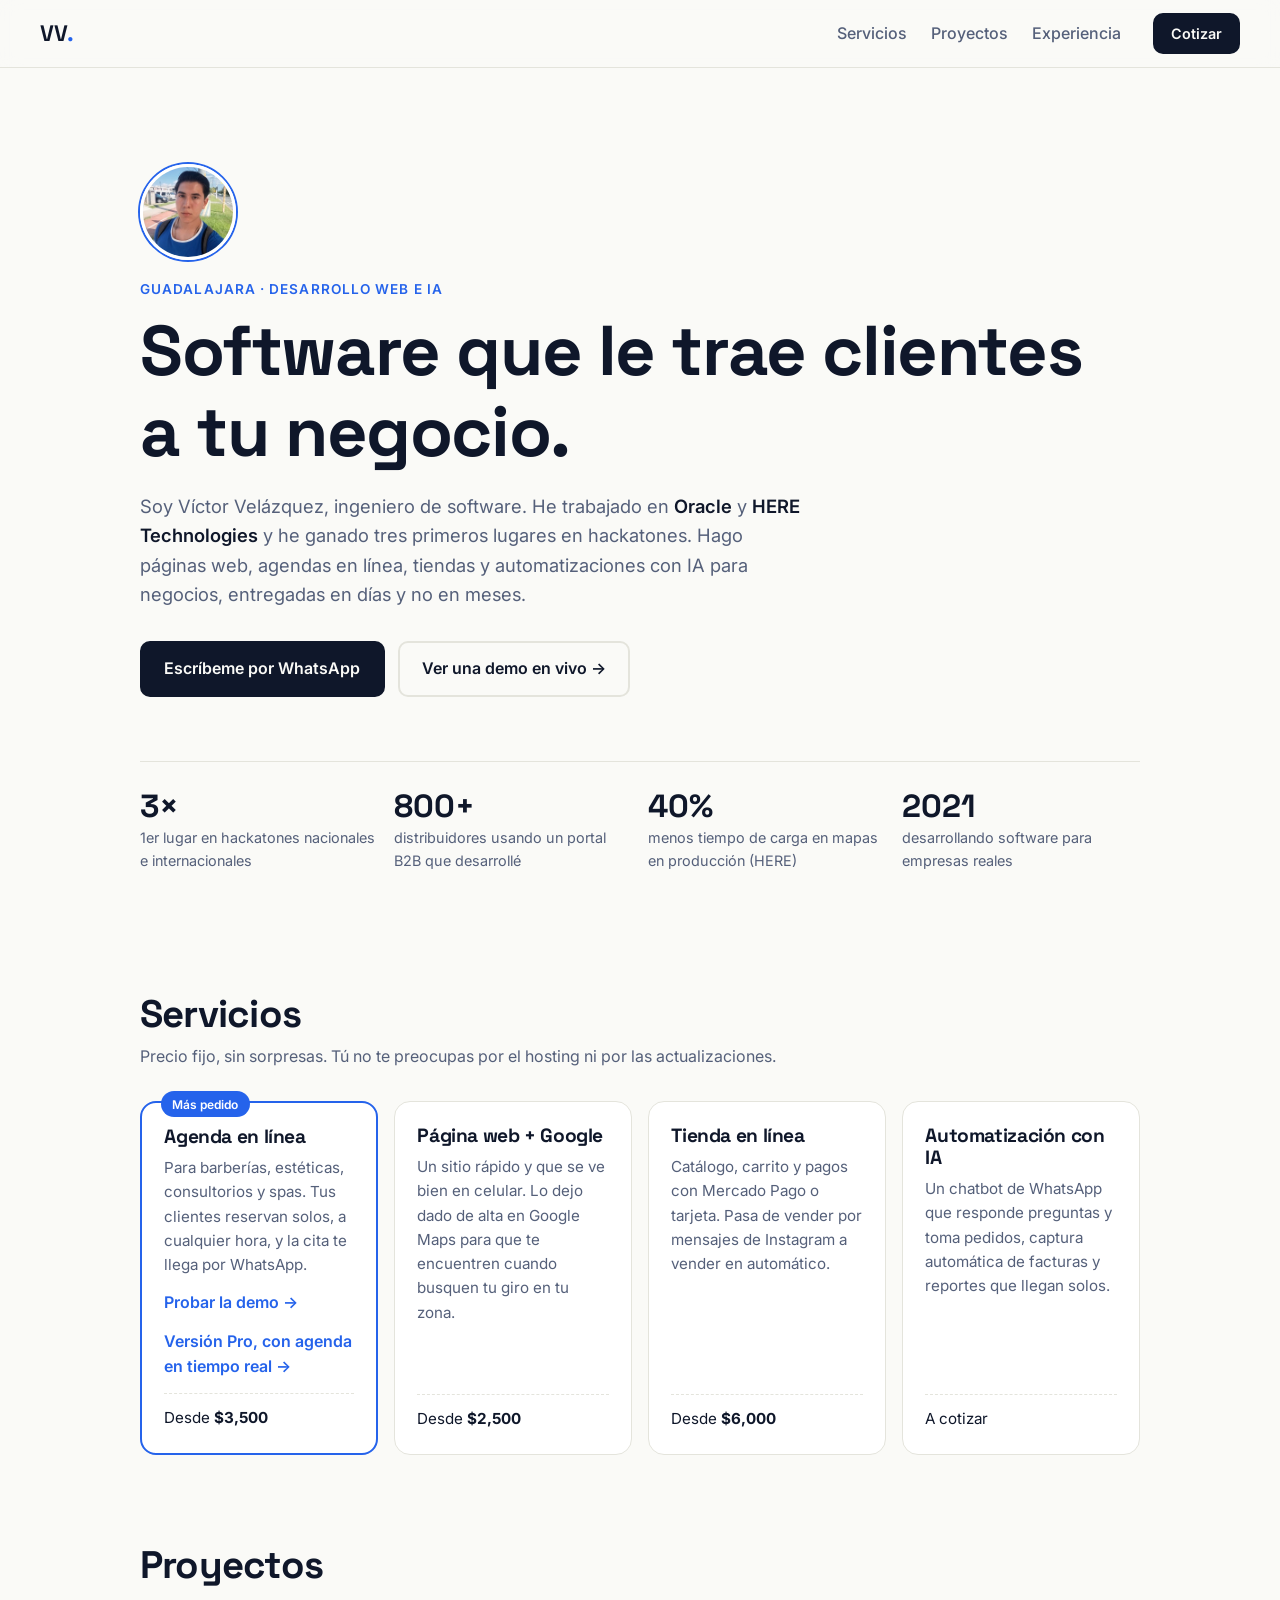
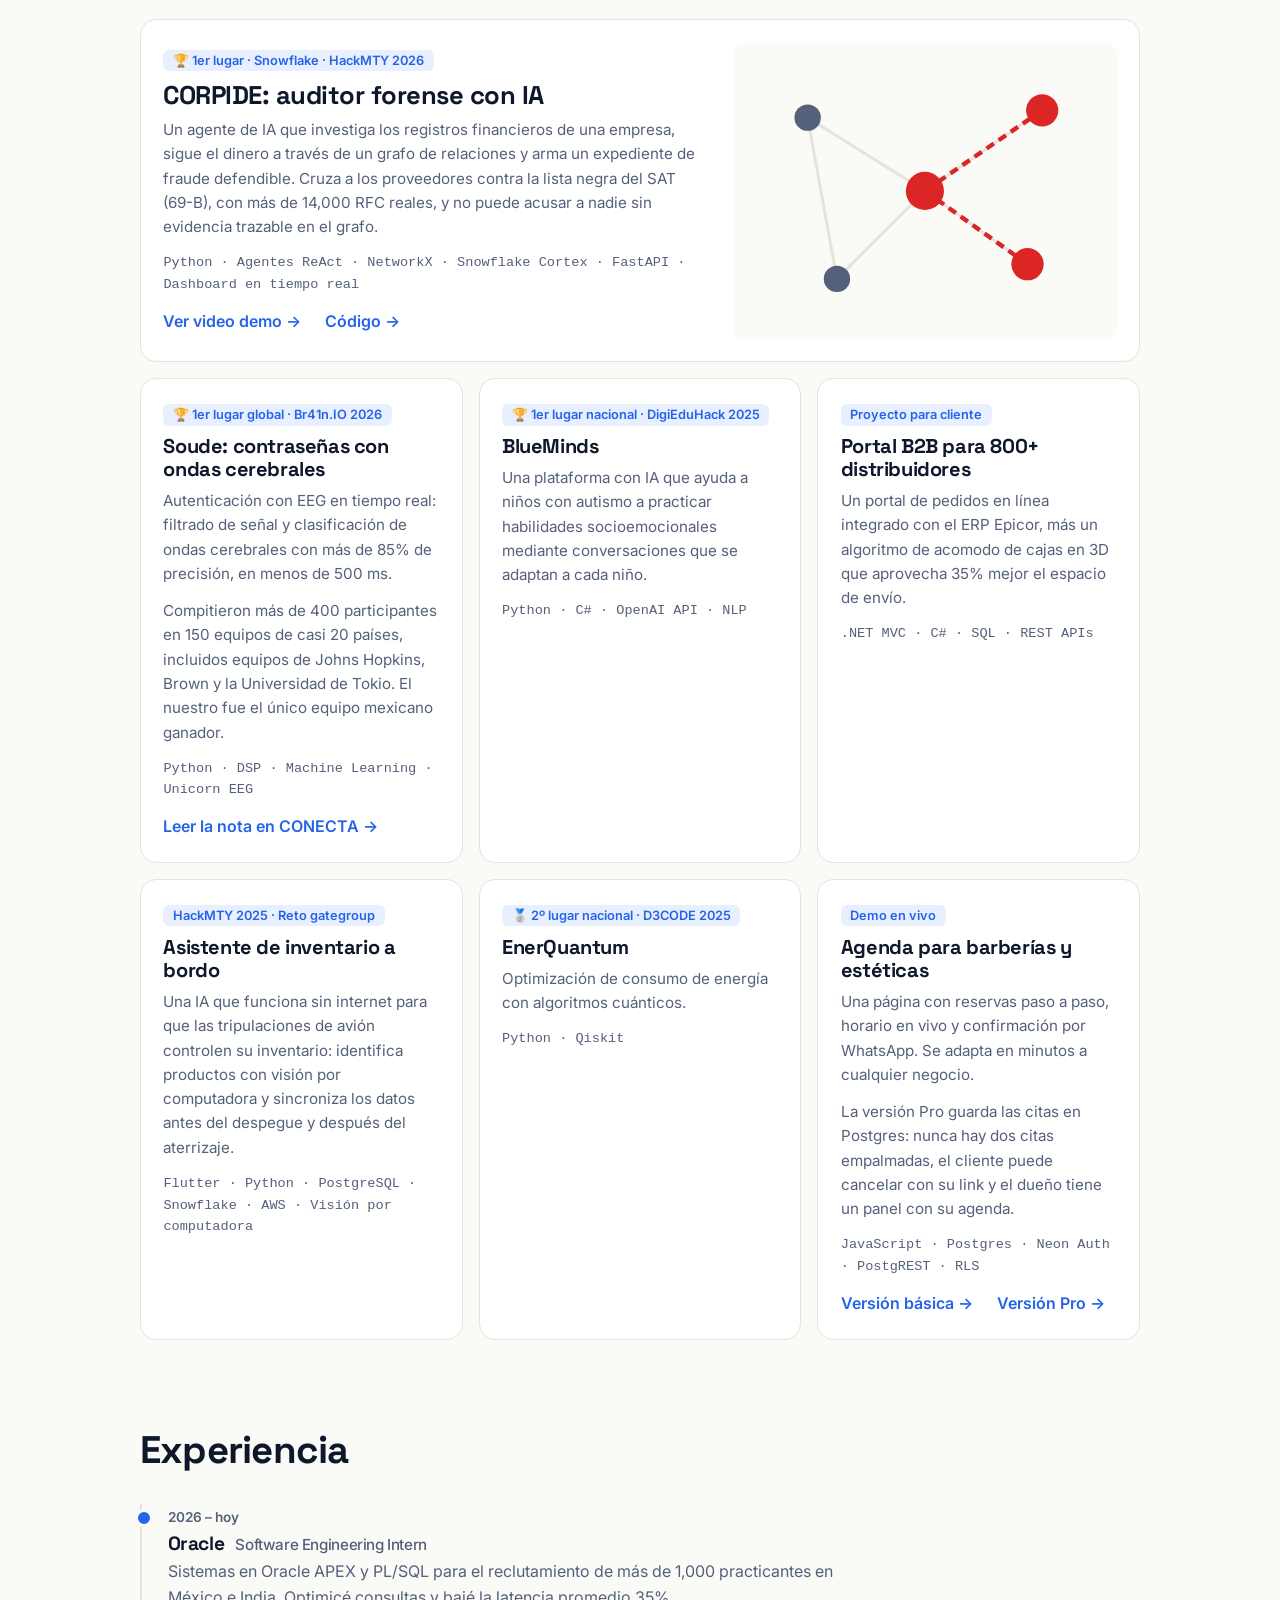
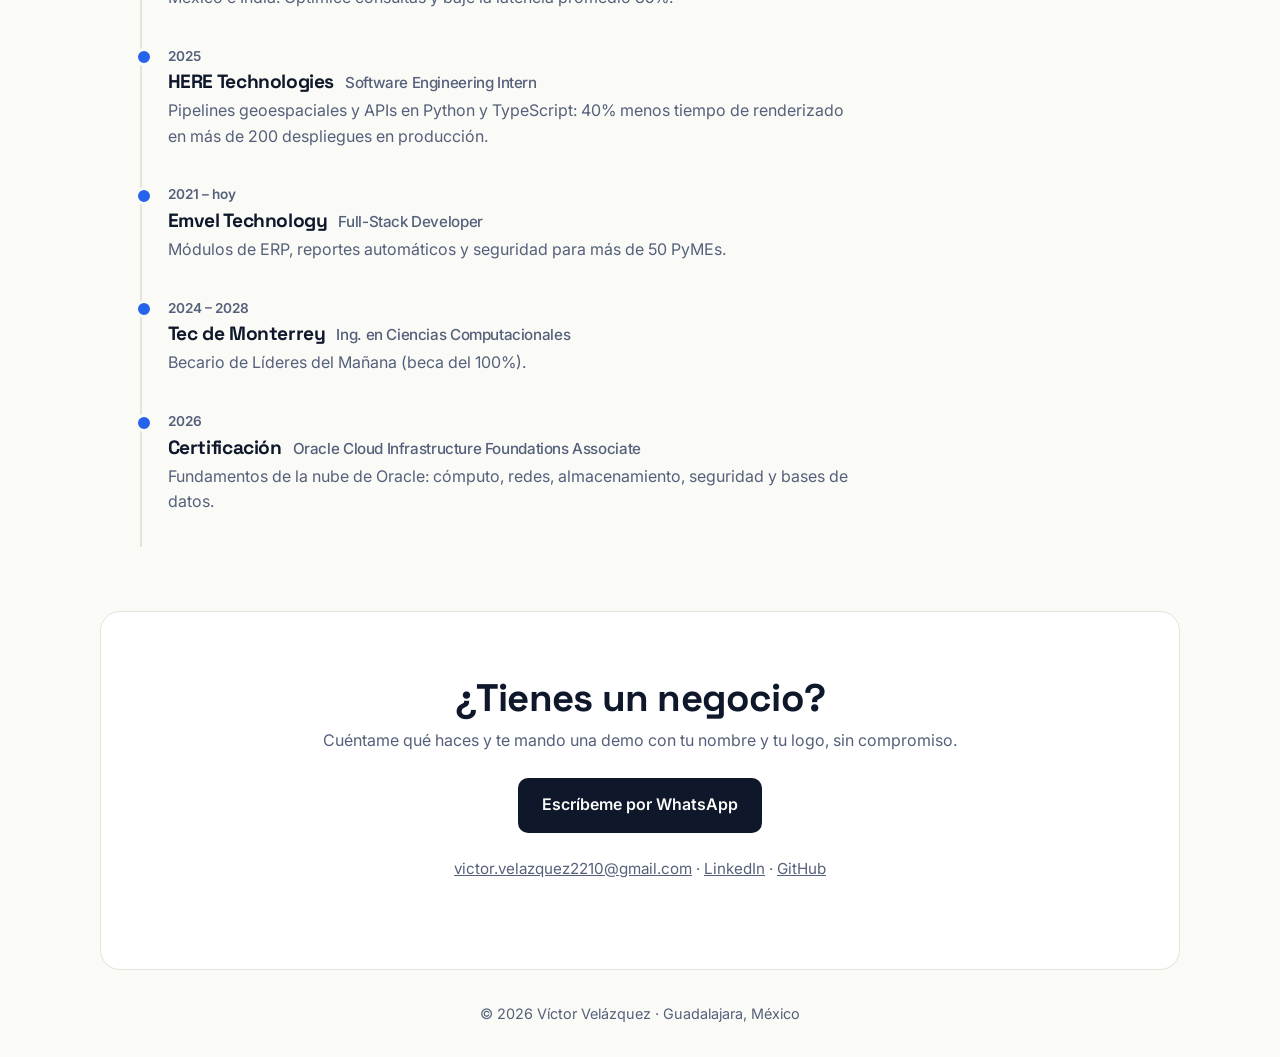
<file: index.html>
<!doctype html>
<html lang="es">
<head>
  <meta charset="utf-8">
  <meta name="viewport" content="width=device-width, initial-scale=1">
  <title>Víctor Velázquez · Desarrollo web e IA</title>
  <meta name="description" content="Sitios web, agendas en línea, tiendas y automatización con IA para negocios. Ingeniero de software con experiencia en Oracle y HERE Technologies.">
  <meta property="og:title" content="Víctor Velázquez · Desarrollo web e IA">
  <meta property="og:description" content="Sitios, agendas en línea, tiendas y automatización con IA para negocios en Guadalajara.">
  <link rel="preconnect" href="https://fonts.googleapis.com">
  <link href="https://fonts.googleapis.com/css2?family=Space+Grotesk:wght@500;700&family=Inter:wght@400;500;600&display=swap" rel="stylesheet">
  <link rel="stylesheet" href="styles.css">
</head>
<body>
  <header class="nav">
    <a href="#" class="nav__logo">VV<span>.</span></a>
    <nav class="nav__links">
      <a href="#servicios">Servicios</a>
      <a href="#proyectos">Proyectos</a>
      <a href="#experiencia">Experiencia</a>
    </nav>
    <a class="btn btn--sm" href="https://wa.me/523312699758?text=Hola%20V%C3%ADctor%2C%20me%20interesa%20un%20sitio%20para%20mi%20negocio" target="_blank" rel="noopener">Cotizar</a>
  </header>

  <main>
    <section class="hero contenedor">
      <img class="hero__foto" src="foto.jpg" alt="Víctor Velázquez" width="400" height="400">
      <p class="etiqueta">Guadalajara · Desarrollo web e IA</p>
      <h1>Software que le trae clientes<br>a tu negocio.</h1>
      <p class="hero__sub">
        Soy Víctor Velázquez, ingeniero de software. He trabajado en <b>Oracle</b> y <b>HERE Technologies</b>
        y he ganado tres primeros lugares en hackatones. Hago páginas web, agendas en línea,
        tiendas y automatizaciones con IA para negocios, entregadas en días y no en meses.
      </p>
      <div class="hero__ctas">
        <a class="btn" href="https://wa.me/523312699758?text=Hola%20V%C3%ADctor%2C%20me%20interesa%20un%20sitio%20para%20mi%20negocio" target="_blank" rel="noopener">Escríbeme por WhatsApp</a>
        <a class="btn btn--ghost" href="barberia/">Ver una demo en vivo →</a>
      </div>
      <dl class="cifras">
        <div><dt>3×</dt><dd>1er lugar en hackatones nacionales e internacionales</dd></div>
        <div><dt>800+</dt><dd>distribuidores usando un portal B2B que desarrollé</dd></div>
        <div><dt>40%</dt><dd>menos tiempo de carga en mapas en producción (HERE)</dd></div>
        <div><dt>2021</dt><dd>desarrollando software para empresas reales</dd></div>
      </dl>
    </section>

    <section id="servicios" class="seccion contenedor">
      <h2>Servicios</h2>
      <p class="seccion__intro">Precio fijo, sin sorpresas. Tú no te preocupas por el hosting ni por las actualizaciones.</p>
      <div class="servicios">
        <article class="tarjeta tarjeta--destacada">
          <span class="chip">Más pedido</span>
          <h3>Agenda en línea</h3>
          <p>Para barberías, estéticas, consultorios y spas. Tus clientes reservan solos, a cualquier hora, y la cita te llega por WhatsApp.</p>
          <a class="link" href="barberia/">Probar la demo →</a>
          <a class="link" href="barberia-pro/">Versión Pro, con agenda en tiempo real →</a>
          <p class="precio">Desde <b>$3,500</b></p>
        </article>
        <article class="tarjeta">
          <h3>Página web + Google</h3>
          <p>Un sitio rápido y que se ve bien en celular. Lo dejo dado de alta en Google Maps para que te encuentren cuando busquen tu giro en tu zona.</p>
          <p class="precio">Desde <b>$2,500</b></p>
        </article>
        <article class="tarjeta">
          <h3>Tienda en línea</h3>
          <p>Catálogo, carrito y pagos con Mercado Pago o tarjeta. Pasa de vender por mensajes de Instagram a vender en automático.</p>
          <p class="precio">Desde <b>$6,000</b></p>
        </article>
        <article class="tarjeta">
          <h3>Automatización con IA</h3>
          <p>Un chatbot de WhatsApp que responde preguntas y toma pedidos, captura automática de facturas y reportes que llegan solos.</p>
          <p class="precio">A cotizar</p>
        </article>
      </div>
    </section>

    <section id="proyectos" class="seccion contenedor">
      <h2>Proyectos</h2>
      <div class="proyectos">
        <article class="proyecto proyecto--grande">
          <div class="proyecto__meta">
            <span class="premio">🏆 1er lugar · Snowflake · HackMTY 2026</span>
            <h3>CORPIDE: auditor forense con IA</h3>
            <p>
              Un agente de IA que investiga los registros financieros de una empresa, sigue el dinero
              a través de un grafo de relaciones y arma un expediente de fraude defendible.
              Cruza a los proveedores contra la lista negra del SAT (69-B), con más de 14,000 RFC
              reales, y no puede acusar a nadie sin evidencia trazable en el grafo.
            </p>
            <p class="stack">Python · Agentes ReAct · NetworkX · Snowflake Cortex · FastAPI · Dashboard en tiempo real</p>
            <div class="proyecto__links">
              <a class="link" href="https://youtu.be/WHBfnFXW1JA" target="_blank" rel="noopener">Ver video demo →</a>
              <a class="link" href="https://github.com/Victor-123321/ForensicAuditor" target="_blank" rel="noopener">Código →</a>
            </div>
          </div>
          <div class="proyecto__visual" aria-hidden="true">
            <svg viewBox="0 0 240 180">
              <g class="aristas">
                <line x1="40" y1="40" x2="120" y2="90"/><line x1="200" y1="35" x2="120" y2="90"/>
                <line x1="60" y1="150" x2="120" y2="90"/><line x1="120" y1="90" x2="190" y2="140"/>
                <line x1="40" y1="40" x2="60" y2="150"/>
              </g>
              <g class="rastro"><line x1="200" y1="35" x2="120" y2="90"/><line x1="120" y1="90" x2="190" y2="140"/></g>
              <circle cx="40" cy="40" r="9"/><circle cx="60" cy="150" r="9"/>
              <circle class="sospechoso" cx="200" cy="35" r="11"/><circle class="sospechoso" cx="120" cy="90" r="13"/>
              <circle class="sospechoso" cx="190" cy="140" r="11"/>
            </svg>
          </div>
        </article>

        <article class="proyecto">
          <span class="premio">🏆 1er lugar global · Br41n.IO 2026</span>
          <h3>Soude: contraseñas con ondas cerebrales</h3>
          <p>Autenticación con EEG en tiempo real: filtrado de señal y clasificación de ondas cerebrales con más de 85% de precisión, en menos de 500 ms.</p>
          <p>Compitieron más de 400 participantes en 150 equipos de casi 20 países, incluidos equipos de Johns Hopkins, Brown y la Universidad de Tokio. El nuestro fue el único equipo mexicano ganador.</p>
          <p class="stack">Python · DSP · Machine Learning · Unicorn EEG</p>
          <a class="link" href="https://conecta.tec.mx/es/noticias/guadalajara/educacion/interfase-premiada-estudiantes-tec-ganan-concurso-de-neurotecnologia" target="_blank" rel="noopener">Leer la nota en CONECTA →</a>
        </article>

        <article class="proyecto">
          <span class="premio">🏆 1er lugar nacional · DigiEduHack 2025</span>
          <h3>BlueMinds</h3>
          <p>Una plataforma con IA que ayuda a niños con autismo a practicar habilidades socioemocionales mediante conversaciones que se adaptan a cada niño.</p>
          <p class="stack">Python · C# · OpenAI API · NLP</p>
        </article>

        <article class="proyecto">
          <span class="premio">Proyecto para cliente</span>
          <h3>Portal B2B para 800+ distribuidores</h3>
          <p>Un portal de pedidos en línea integrado con el ERP Epicor, más un algoritmo de acomodo de cajas en 3D que aprovecha 35% mejor el espacio de envío.</p>
          <p class="stack">.NET MVC · C# · SQL · REST APIs</p>
        </article>

        <article class="proyecto">
          <span class="premio">HackMTY 2025 · Reto gategroup</span>
          <h3>Asistente de inventario a bordo</h3>
          <p>Una IA que funciona sin internet para que las tripulaciones de avión controlen su inventario: identifica productos con visión por computadora y sincroniza los datos antes del despegue y después del aterrizaje.</p>
          <p class="stack">Flutter · Python · PostgreSQL · Snowflake · AWS · Visión por computadora</p>
        </article>

        <article class="proyecto">
          <span class="premio">🥈 2º lugar nacional · D3CODE 2025</span>
          <h3>EnerQuantum</h3>
          <p>Optimización de consumo de energía con algoritmos cuánticos.</p>
          <p class="stack">Python · Qiskit</p>
        </article>

        <article class="proyecto">
          <span class="premio">Demo en vivo</span>
          <h3>Agenda para barberías y estéticas</h3>
          <p>Una página con reservas paso a paso, horario en vivo y confirmación por WhatsApp. Se adapta en minutos a cualquier negocio.</p>
          <p>La versión Pro guarda las citas en Postgres: nunca hay dos citas empalmadas, el cliente puede cancelar con su link y el dueño tiene un panel con su agenda.</p>
          <p class="stack">JavaScript · Postgres · Neon Auth · PostgREST · RLS</p>
          <div class="proyecto__links">
            <a class="link" href="barberia/">Versión básica →</a>
            <a class="link" href="barberia-pro/">Versión Pro →</a>
          </div>
        </article>
      </div>
    </section>

    <section id="experiencia" class="seccion contenedor">
      <h2>Experiencia</h2>
      <ol class="linea">
        <li>
          <span class="linea__fecha">2026 – hoy</span>
          <h3>Oracle <small>Software Engineering Intern</small></h3>
          <p>Sistemas en Oracle APEX y PL/SQL para el reclutamiento de más de 1,000 practicantes en México e India. Optimicé consultas y bajé la latencia promedio 35%.</p>
        </li>
        <li>
          <span class="linea__fecha">2025</span>
          <h3>HERE Technologies <small>Software Engineering Intern</small></h3>
          <p>Pipelines geoespaciales y APIs en Python y TypeScript: 40% menos tiempo de renderizado en más de 200 despliegues en producción.</p>
        </li>
        <li>
          <span class="linea__fecha">2021 – hoy</span>
          <h3>Emvel Technology <small>Full-Stack Developer</small></h3>
          <p>Módulos de ERP, reportes automáticos y seguridad para más de 50 PyMEs.</p>
        </li>
        <li>
          <span class="linea__fecha">2024 – 2028</span>
          <h3>Tec de Monterrey <small>Ing. en Ciencias Computacionales</small></h3>
          <p>Becario de Líderes del Mañana (beca del 100%).</p>
        </li>
        <li>
          <span class="linea__fecha">2026</span>
          <h3>Certificación <small>Oracle Cloud Infrastructure Foundations Associate</small></h3>
          <p>Fundamentos de la nube de Oracle: cómputo, redes, almacenamiento, seguridad y bases de datos.</p>
        </li>
      </ol>
    </section>

    <section class="cta contenedor">
      <h2>¿Tienes un negocio?</h2>
      <p>Cuéntame qué haces y te mando una demo con tu nombre y tu logo, sin compromiso.</p>
      <a class="btn" href="https://wa.me/523312699758?text=Hola%20V%C3%ADctor%2C%20me%20interesa%20un%20sitio%20para%20mi%20negocio" target="_blank" rel="noopener">Escríbeme por WhatsApp</a>
      <p class="cta__otros">
        <a href="mailto:victor.velazquez2210@gmail.com">victor.velazquez2210@gmail.com</a> ·
        <a href="https://www.linkedin.com/in/vicvelazz/" target="_blank" rel="noopener">LinkedIn</a> ·
        <a href="https://github.com/Victor-123321" target="_blank" rel="noopener">GitHub</a>
      </p>
    </section>
  </main>

  <footer class="pie contenedor">© 2026 Víctor Velázquez · Guadalajara, México</footer>
</body>
</html>
</file>
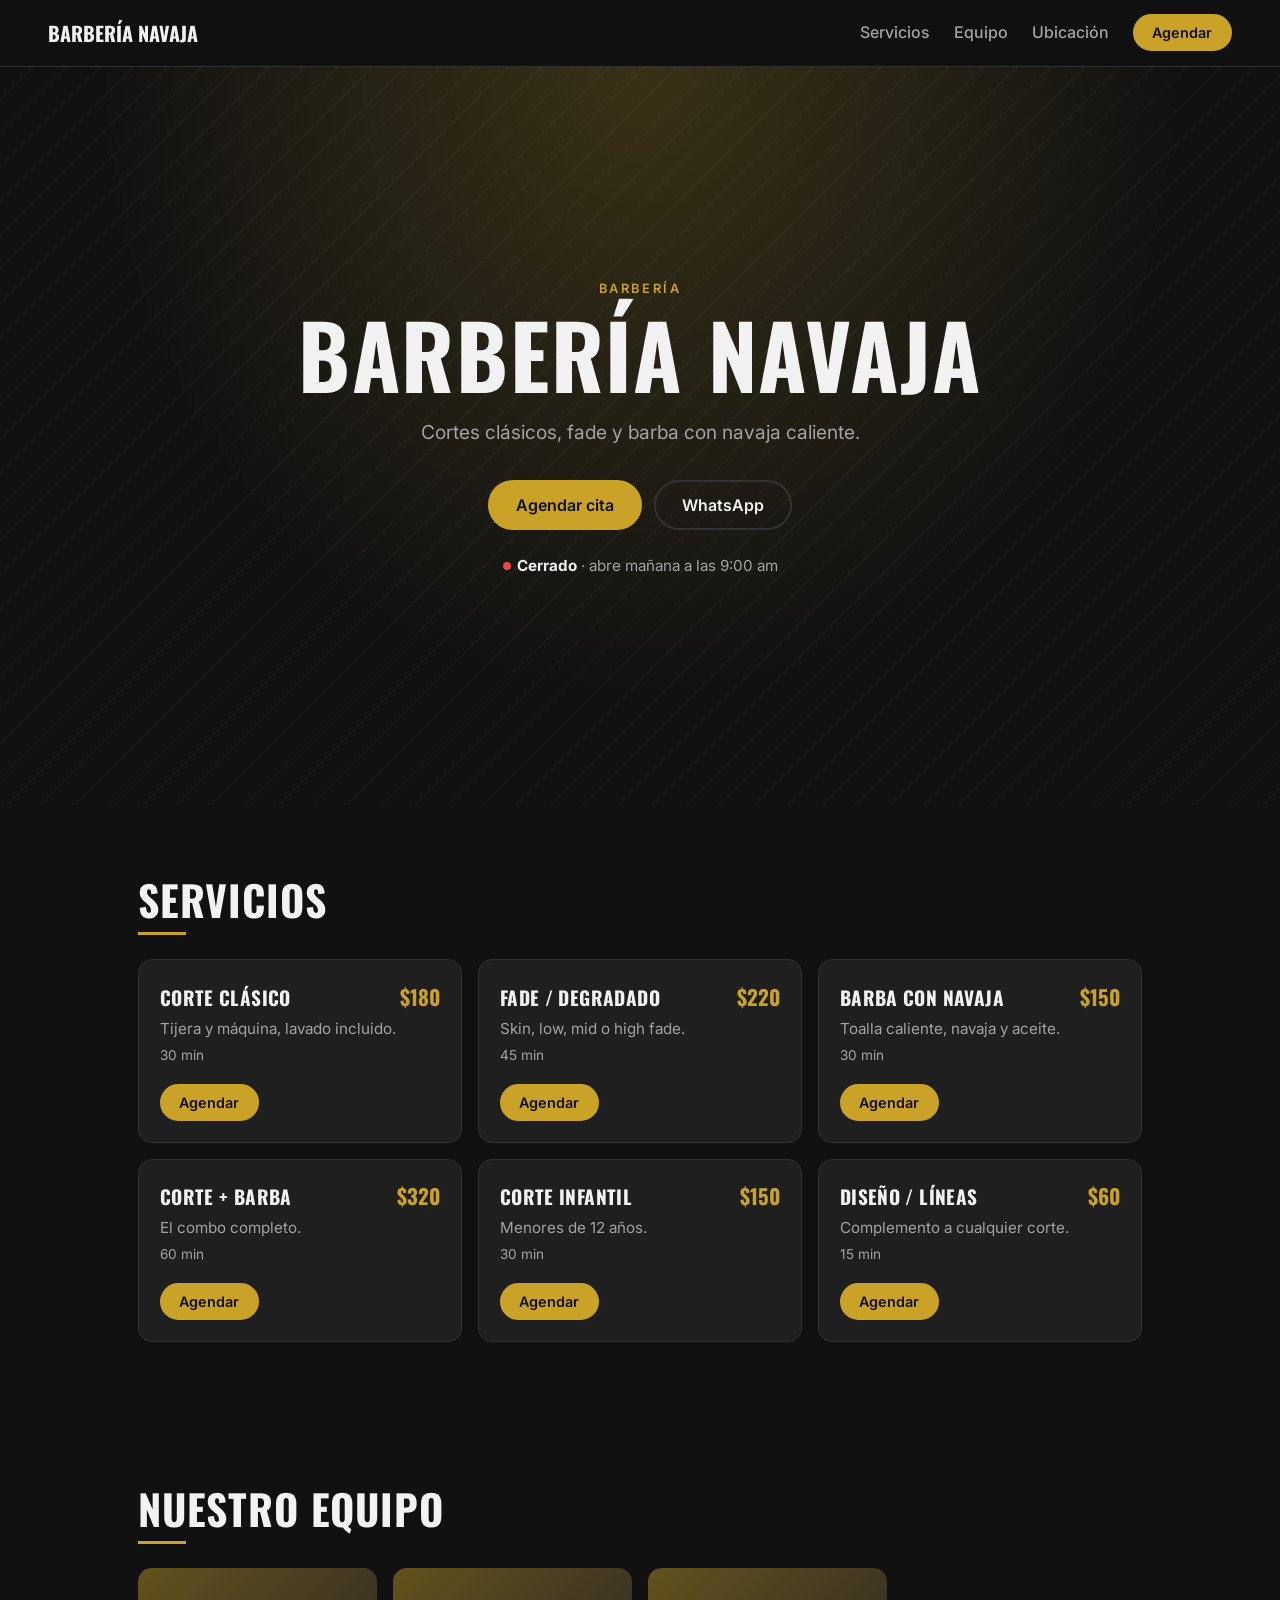
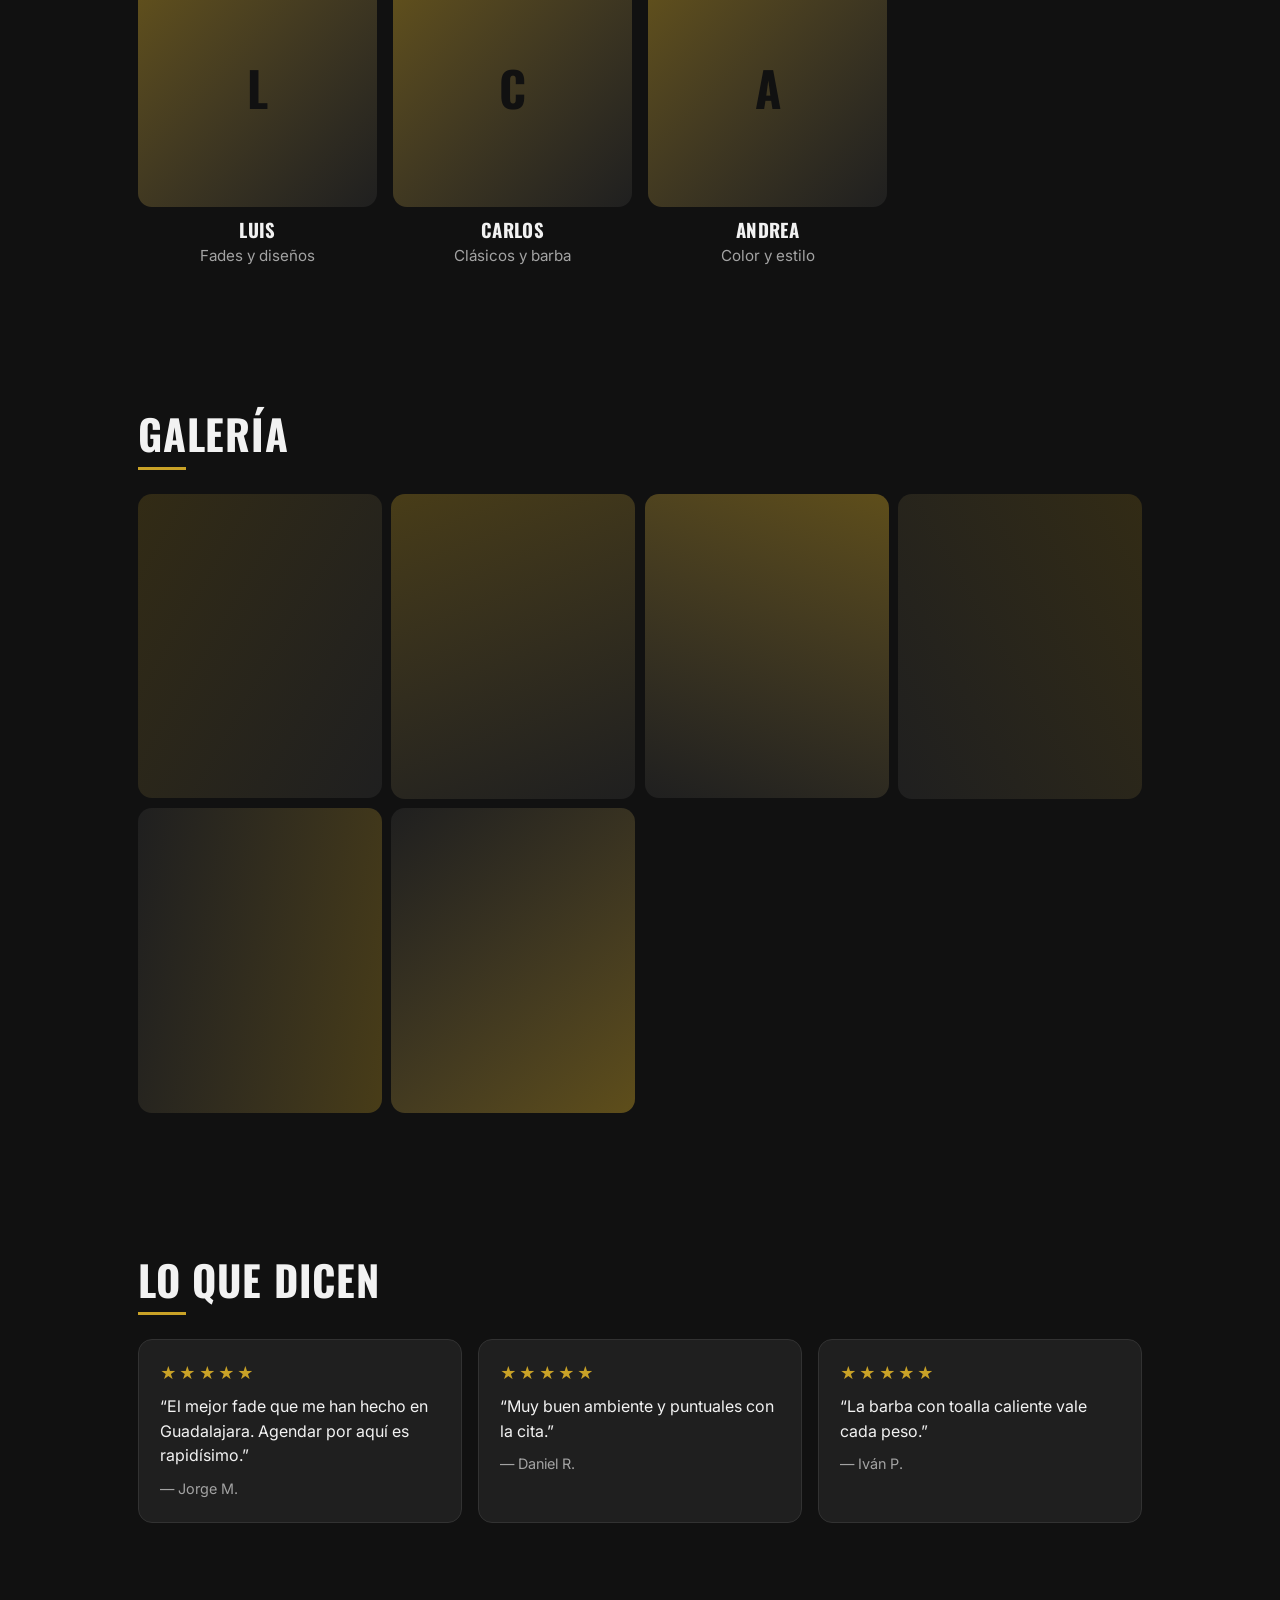
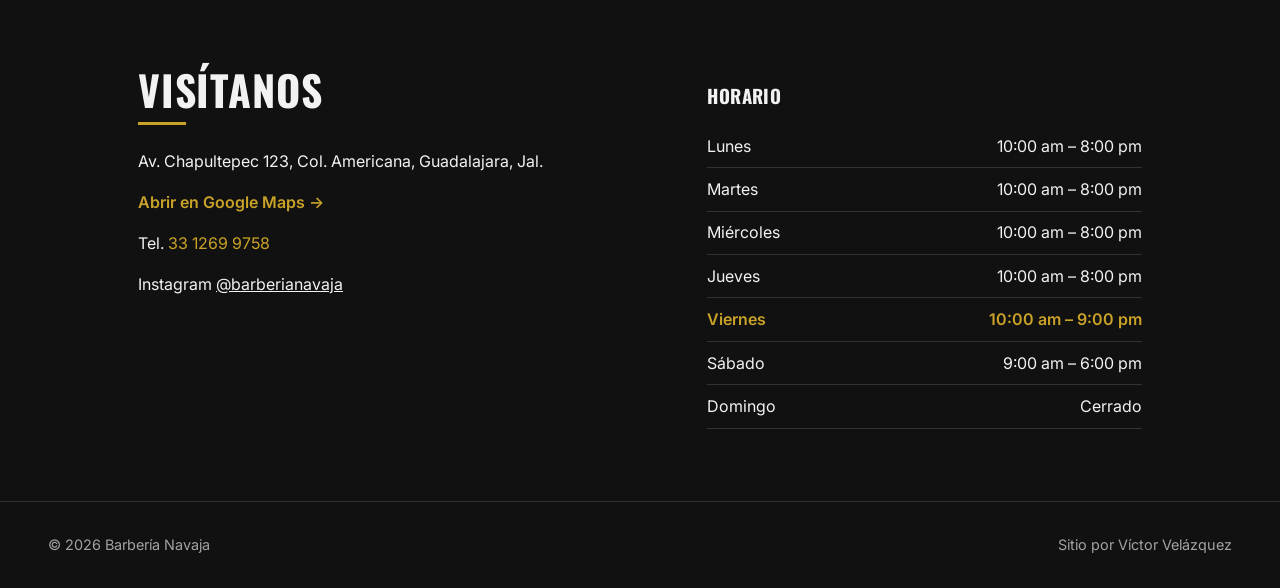
<file: barberia-pro/index.html>
<!doctype html>
<html lang="es">
<head>
  <meta charset="utf-8">
  <meta name="viewport" content="width=device-width, initial-scale=1">
  <title>Barbería</title>
  <meta name="description" content="Agenda tu cita en línea.">
  <link rel="preconnect" href="https://fonts.googleapis.com">
  <link href="https://fonts.googleapis.com/css2?family=Oswald:wght@500;700&family=Inter:wght@400;500;600&display=swap" rel="stylesheet">
  <link rel="stylesheet" href="styles.css?v=20261101">
</head>
<body>
  <header class="nav">
    <a href="#inicio" class="nav__logo" data-nombre></a>
    <nav class="nav__links">
      <a href="#servicios">Servicios</a>
      <a href="#equipo">Equipo</a>
      <a href="#ubicacion">Ubicación</a>
    </nav>
    <button class="btn btn--sm" data-agendar>Agendar</button>
  </header>

  <main>
    <section id="inicio" class="hero">
      <div class="hero__inner">
        <p class="hero__kicker" data-kicker></p>
        <h1 data-nombre></h1>
        <p class="hero__eslogan" data-eslogan></p>
        <div class="hero__ctas">
          <button class="btn" data-agendar>Agendar cita</button>
          <a class="btn btn--ghost" data-wa-link target="_blank" rel="noopener">WhatsApp</a>
        </div>
        <p class="hero__estado" data-estado></p>
      </div>
    </section>

    <section id="servicios" class="seccion">
      <h2>Servicios</h2>
      <div class="servicios" data-servicios></div>
    </section>

    <section id="equipo" class="seccion">
      <h2>Nuestro equipo</h2>
      <div class="equipo" data-equipo></div>
    </section>

    <section class="seccion">
      <h2>Galería</h2>
      <div class="galeria" data-galeria></div>
    </section>

    <section class="seccion">
      <h2>Lo que dicen</h2>
      <div class="resenas" data-resenas></div>
    </section>

    <section id="ubicacion" class="seccion ubicacion">
      <div>
        <h2>Visítanos</h2>
        <p data-direccion></p>
        <a class="link" data-mapa target="_blank" rel="noopener">Abrir en Google Maps →</a>
        <p class="ubicacion__tel">Tel. <a data-tel></a></p>
        <p data-ig-wrap>Instagram <a data-ig target="_blank" rel="noopener"></a></p>
      </div>
      <div>
        <h3>Horario</h3>
        <ul class="horario" data-horario></ul>
      </div>
    </section>
  </main>

  <footer class="pie">
    <span>© <span data-anio></span> <span data-nombre></span></span>
    <a data-creditos target="_blank" rel="noopener"></a>
  </footer>

  <button class="flotante" data-agendar aria-label="Agendar cita">Agendar</button>

  <dialog class="reserva" data-reserva>
    <form method="dialog" class="reserva__cerrar"><button aria-label="Cerrar">×</button></form>
    <ol class="reserva__pasos" data-pasos>
      <li>Servicio</li><li>Profesional</li><li>Fecha</li><li>Datos</li>
    </ol>
    <div class="reserva__cuerpo" data-cuerpo></div>
    <div class="reserva__resumen" data-resumen></div>
    <div class="reserva__acciones" data-acciones>
      <button class="btn btn--ghost" data-atras>Atrás</button>
      <button class="btn" data-siguiente>Siguiente</button>
    </div>
  </dialog>

  <script src="config.js?v=20261101"></script>
  <script src="comun.js?v=20261101"></script>
  <script src="app.js?v=20261101"></script>
</body>
</html>
</file>
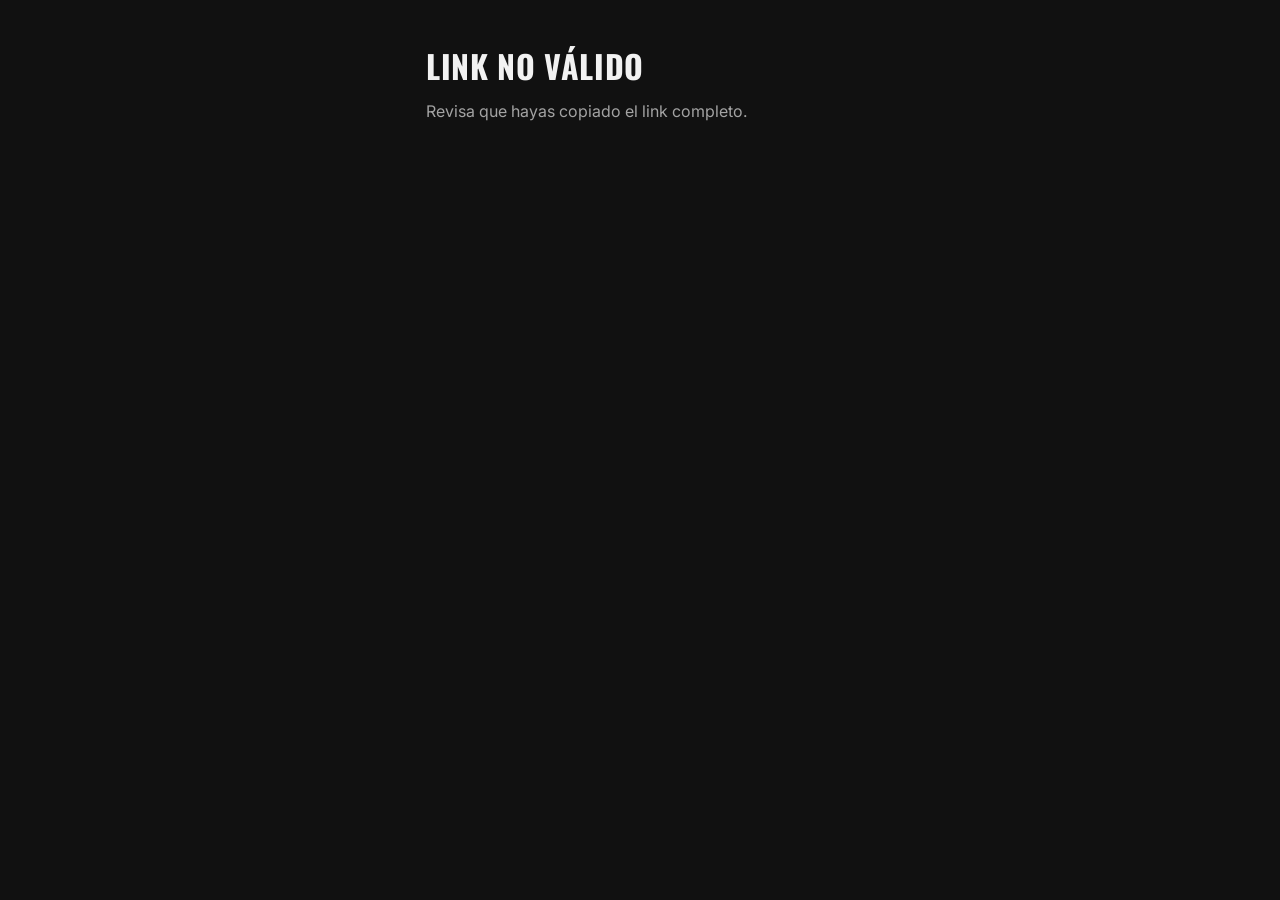
<file: barberia-pro/cita.html>
<!doctype html>
<html lang="es">
<head>
  <meta charset="utf-8">
  <meta name="viewport" content="width=device-width, initial-scale=1">
  <meta name="robots" content="noindex">
  <title>Tu cita</title>
  <link rel="preconnect" href="https://fonts.googleapis.com">
  <link href="https://fonts.googleapis.com/css2?family=Oswald:wght@500;700&family=Inter:wght@400;500;600&display=swap" rel="stylesheet">
  <link rel="stylesheet" href="styles.css?v=20261101">
  <style>
    .tarjeta-cita { max-width: 460px; margin: 0 auto; padding: 3rem 16px; }
    .tarjeta-cita h1 { font-size: 2rem; margin: 0 0 .3rem; }
    .tarjeta-cita .estado { display: inline-block; font-weight: 600; font-size: .85rem; padding: .25rem .7rem; border-radius: 999px; margin-bottom: 1rem; }
    .estado--viva { background: color-mix(in srgb, #22c55e 20%, transparent); color: #4ade80; }
    .estado--cancelada { background: color-mix(in srgb, #ef4444 20%, transparent); color: #f87171; }
    .estado--pasada { background: var(--superficie); color: var(--tenue); }
    .tarjeta-cita .btn { width: 100%; text-align: center; margin-top: .6rem; }
    .btn--peligro { background: transparent; color: #f87171; border-color: color-mix(in srgb, #ef4444 50%, var(--borde)); }
  </style>
</head>
<body>
  <main class="tarjeta-cita" data-contenido>
    <p class="vacio">Cargando tu cita…</p>
  </main>

  <script src="config.js?v=20261101"></script>
  <script src="comun.js?v=20261101"></script>
  <script>
    (async () => {
      const N = window.NEGOCIO;
      const { $, el, pesos, hora12, fechaLarga, enZona, waUrl, api, googleCalendar } = window.Comun;
      document.documentElement.style.setProperty("--acento", N.colores.acento);
      document.documentElement.style.setProperty("--fondo", N.colores.fondo);
      const caja = $("[data-contenido]");
      const poner = (...hijos) => caja.replaceChildren(...hijos.filter(Boolean));
      const token = new URLSearchParams(location.search).get("t") || "";

      if (!N.neon || !/^[0-9a-f-]{36}$/i.test(token)) {
        poner(el("h1", {}, "Link no válido"), el("p", { class: "vacio" }, "Revisa que hayas copiado el link completo."));
        return;
      }

      async function pintar() {
        let c;
        try {
          c = await api(N.neon, "rpc/cita_publica", { p_token: token });
        } catch {
          poner(el("h1", {}, "Sin conexión"), el("p", { class: "vacio" }, "No pudimos cargar tu cita. Intenta de nuevo en un momento."));
          return;
        }
        if (!c) {
          poner(el("h1", {}, "Cita no encontrada"), el("p", { class: "vacio" }, "Revisa que hayas copiado el link completo."));
          return;
        }
        document.title = `Tu cita en ${c.negocio}`;
        const { fecha, hora } = enZona(c.inicio, c.zona_horaria);
        const pasada = new Date(c.inicio) < new Date();
        const viva = ["pendiente", "confirmada"].includes(c.estado) && !pasada;
        const etiqueta = c.estado === "cancelada" ? ["Cancelada", "estado--cancelada"]
          : !viva ? ["Ya pasó", "estado--pasada"]
          : c.estado === "pendiente" ? ["Por confirmar", "estado--viva"]
          : ["Confirmada", "estado--viva"];
        const cuando = `${fechaLarga(fecha)}, ${hora12(hora)}`;

        poner(
          el("p", { class: "hero__kicker" }, c.negocio),
          el("h1", {}, c.servicio),
          el("span", { class: `estado ${etiqueta[1]}` }, etiqueta[0]),
          el("dl", { class: "confirmada__datos" },
            el("dt", {}, "Cuándo"), el("dd", {}, cuando),
            el("dt", {}, "Con"), el("dd", {}, c.profesional),
            el("dt", {}, "Precio"), el("dd", {}, pesos(c.precio)),
            el("dt", {}, "A nombre de"), el("dd", {}, c.cliente),
          ),
          viva ? el("a", {
            class: "btn", target: "_blank", rel: "noopener",
            href: googleCalendar({ titulo: `${c.servicio} en ${c.negocio}`, inicio: c.inicio, fin: c.fin, detalles: `Con ${c.profesional}. ${location.href}`, lugar: N.direccion }),
          }, "Agregar a mi calendario") : null,
          el("a", { class: "btn btn--ghost", target: "_blank", rel: "noopener", href: waUrl(c.whatsapp, `Hola ${c.negocio}, tengo una cita el ${cuando} a nombre de ${c.cliente}.`) }, "Escribir por WhatsApp"),
          viva ? el("button", { class: "btn btn--peligro", onclick: cancelar }, "Cancelar mi cita") : null,
          c.estado === "cancelada" || pasada ? el("a", { class: "btn", href: "./" }, "Agendar otra cita") : null,
        );
      }

      async function cancelar(e) {
        if (!confirm("¿Seguro que quieres cancelar tu cita? El horario quedará libre para alguien más.")) return;
        e.target.disabled = true;
        e.target.textContent = "Cancelando…";
        try {
          await api(N.neon, "rpc/cancelar_cita", { p_token: token });
        } catch {
          alert("No pudimos cancelar. Revisa tu conexión o escríbenos por WhatsApp.");
        }
        pintar();
      }

      pintar();
    })();
  </script>
</body>
</html>
</file>
<file: styles.css>
:root {
  --fondo: #fafaf7;
  --superficie: #ffffff;
  --texto: #0f172a;
  --tenue: #55607a;
  --borde: #e4e4dc;
  --acento: #2563eb;
  --acento-suave: #e8efff;
  --rojo: #dc2626;
  --display: "Space Grotesk", system-ui, sans-serif;
  --cuerpo: "Inter", system-ui, sans-serif;
}
@media (prefers-color-scheme: dark) {
  :root {
    --fondo: #0b0f19;
    --superficie: #121828;
    --texto: #e8ecf4;
    --tenue: #94a0b8;
    --borde: #222a3d;
    --acento: #6b9bff;
    --acento-suave: #18233f;
    --rojo: #f87171;
  }
}

* { box-sizing: border-box; }
html { scroll-behavior: smooth; }
body { margin: 0; background: var(--fondo); color: var(--texto); font: 16px/1.6 var(--cuerpo); }
a { color: inherit; }
h1, h2, h3 { font-family: var(--display); line-height: 1.15; letter-spacing: -.02em; }
h2 { font-size: clamp(1.8rem, 4vw, 2.4rem); margin: 0 0 .5rem; }

.contenedor { max-width: 1080px; margin: 0 auto; padding-left: clamp(16px, 4vw, 40px); padding-right: clamp(16px, 4vw, 40px); }

.btn {
  display: inline-block; text-decoration: none; font-weight: 600;
  background: var(--texto); color: var(--fondo);
  padding: .8rem 1.4rem; border-radius: 10px; border: 2px solid var(--texto);
  transition: transform .15s;
}
.btn:hover { transform: translateY(-1px); }
.btn--ghost { background: transparent; color: var(--texto); border-color: var(--borde); }
.btn--sm { padding: .45rem 1rem; font-size: .9rem; }
.link { color: var(--acento); text-decoration: none; font-weight: 600; }
.link:hover { text-decoration: underline; }

.nav {
  position: sticky; top: 0; z-index: 10;
  display: flex; align-items: center; gap: 2rem;
  padding: .8rem clamp(16px, 4vw, 40px);
  background: color-mix(in srgb, var(--fondo) 85%, transparent);
  backdrop-filter: blur(10px); border-bottom: 1px solid var(--borde);
}
.nav__logo { font: 700 1.4rem var(--display); text-decoration: none; margin-right: auto; }
.nav__logo span { color: var(--acento); }
.nav__links { display: flex; gap: 1.5rem; }
.nav__links a { text-decoration: none; color: var(--tenue); font-weight: 500; }
.nav__links a:hover { color: var(--texto); }

.hero { padding-top: clamp(3rem, 10vw, 6rem); padding-bottom: 3rem; }
.hero__foto {
  width: 96px; height: 96px; border-radius: 50%; object-fit: cover; display: block;
  margin-bottom: 1.2rem; border: 3px solid var(--superficie); box-shadow: 0 0 0 2px var(--acento);
}
.etiqueta { color: var(--acento); font-weight: 600; font-size: .85rem; letter-spacing: .08em; text-transform: uppercase; margin: 0; }
.hero h1 { font-size: clamp(2.4rem, 7vw, 4.4rem); margin: .6rem 0 1.2rem; }
.hero__sub { font-size: 1.15rem; color: var(--tenue); max-width: 660px; margin: 0 0 2rem; }
.hero__sub b { color: var(--texto); font-weight: 600; }
.hero__ctas { display: flex; gap: .8rem; flex-wrap: wrap; }

.cifras {
  display: grid; grid-template-columns: repeat(4, 1fr); gap: 1rem;
  margin: 4rem 0 0; padding: 1.5rem 0 0; border-top: 1px solid var(--borde);
}
.cifras dt { font: 700 2rem var(--display); }
.cifras dd { margin: 0; color: var(--tenue); font-size: .9rem; }

.seccion { padding-top: 4.5rem; padding-bottom: 1rem; }
.seccion__intro { color: var(--tenue); margin: 0 0 2rem; }

.servicios { display: grid; grid-template-columns: repeat(auto-fit, minmax(230px, 1fr)); gap: 1rem; }
.tarjeta {
  position: relative; display: flex; flex-direction: column;
  background: var(--superficie); border: 1px solid var(--borde); border-radius: 16px; padding: 1.4rem;
}
.tarjeta h3 { margin: 0 0 .5rem; font-size: 1.2rem; }
.tarjeta p { margin: 0 0 .8rem; color: var(--tenue); font-size: .95rem; }
.tarjeta .precio { margin: auto 0 0; padding-top: .8rem; border-top: 1px dashed var(--borde); color: var(--texto); }
.tarjeta .link { margin-bottom: .8rem; }
.tarjeta--destacada { border: 2px solid var(--acento); }
.chip {
  position: absolute; top: -12px; left: 1.2rem;
  background: var(--acento); color: #fff; font-size: .75rem; font-weight: 600;
  padding: .2rem .7rem; border-radius: 999px;
}

.proyectos { display: grid; grid-template-columns: repeat(auto-fill, minmax(300px, 1fr)); gap: 1rem; margin-top: 2rem; }
.proyecto { background: var(--superficie); border: 1px solid var(--borde); border-radius: 16px; padding: 1.4rem; }
.proyecto h3 { margin: .5rem 0; font-size: 1.25rem; }
.proyecto p { margin: 0 0 .8rem; color: var(--tenue); font-size: .95rem; }
.proyecto--grande { grid-column: 1 / -1; display: grid; grid-template-columns: 1.4fr 1fr; gap: 2rem; align-items: center; }
.proyecto--grande h3 { font-size: 1.6rem; }
.premio { font-size: .8rem; font-weight: 600; color: var(--acento); background: var(--acento-suave); padding: .2rem .6rem; border-radius: 6px; }
.stack { font-size: .85rem !important; font-family: ui-monospace, monospace; }
.proyecto__links { display: flex; gap: 1.5rem; flex-wrap: wrap; }
.proyecto__visual { background: var(--fondo); border-radius: 12px; padding: 1rem; }
.proyecto__visual svg { width: 100%; height: auto; display: block; }
.proyecto__visual .aristas line { stroke: var(--borde); stroke-width: 2; }
.proyecto__visual .rastro line { stroke: var(--rojo); stroke-width: 3; stroke-dasharray: 6 4; }
.proyecto__visual circle { fill: var(--tenue); }
.proyecto__visual .sospechoso { fill: var(--rojo); }

.linea { list-style: none; padding: 0; margin: 2rem 0 0; border-left: 2px solid var(--borde); }
.linea li { position: relative; padding: 0 0 2rem 1.6rem; }
.linea li::before {
  content: ""; position: absolute; left: -7px; top: .35rem;
  width: 12px; height: 12px; border-radius: 50%; background: var(--acento); border: 3px solid var(--fondo);
}
.linea__fecha { font-size: .85rem; color: var(--tenue); font-weight: 600; }
.linea h3 { margin: .2rem 0 .3rem; font-size: 1.2rem; }
.linea h3 small { font: 500 .95rem var(--cuerpo); color: var(--tenue); margin-left: .4rem; }
.linea p { margin: 0; color: var(--tenue); max-width: 680px; }

.cta {
  margin-top: 3rem; text-align: center;
  padding-top: 4rem; padding-bottom: 4rem;
  background: var(--superficie); border: 1px solid var(--borde); border-radius: 20px;
}
.cta p { color: var(--tenue); margin: 0 0 1.5rem; }
.cta__otros { margin-top: 1.5rem !important; font-size: .95rem; }
.cta__otros a { color: var(--tenue); }

.pie { padding-top: 2rem; padding-bottom: 2rem; color: var(--tenue); font-size: .9rem; text-align: center; }

@media (max-width: 760px) {
  .nav__links { display: none; }
  .cifras { grid-template-columns: repeat(2, 1fr); }
  .proyecto--grande { grid-template-columns: 1fr; }
  .cta { border-radius: 0; border-left: 0; border-right: 0; }
}
</file>
<file: barberia-pro/styles.css>
:root {
  --acento: #c9a227;
  --fondo: #111;
  --superficie: color-mix(in srgb, var(--fondo), #fff 6%);
  --borde: color-mix(in srgb, var(--fondo), #fff 14%);
  --texto: #f2f2f2;
  --tenue: #a3a3a3;
  --radio: 14px;
  --display: "Oswald", system-ui, sans-serif;
  --cuerpo: "Inter", system-ui, sans-serif;
}

* { box-sizing: border-box; }
html { scroll-behavior: smooth; }
body {
  margin: 0;
  background: var(--fondo);
  color: var(--texto);
  font-family: var(--cuerpo);
  line-height: 1.55;
}
a { color: inherit; }
h1, h2, h3 { font-family: var(--display); text-transform: uppercase; letter-spacing: .02em; line-height: 1.1; }
h2 { font-size: clamp(1.8rem, 4vw, 2.6rem); margin: 0 0 1.5rem; }
h2::after { content: ""; display: block; width: 48px; height: 3px; background: var(--acento); margin-top: .6rem; }

.btn {
  font: 600 1rem var(--cuerpo);
  background: var(--acento);
  color: #111;
  border: 2px solid var(--acento);
  border-radius: 999px;
  padding: .8rem 1.6rem;
  cursor: pointer;
  text-decoration: none;
  display: inline-block;
  transition: transform .15s, opacity .15s;
}
.btn:hover { transform: translateY(-1px); }
.btn:disabled { opacity: .35; cursor: not-allowed; transform: none; }
.btn--ghost { background: transparent; color: var(--texto); border-color: var(--borde); }
.btn--sm { padding: .5rem 1.1rem; font-size: .9rem; }
.link { color: var(--acento); text-decoration: none; font-weight: 600; }

/* Navegación */
.nav {
  position: sticky; top: 0; z-index: 10;
  display: flex; align-items: center; gap: 1.5rem;
  padding: .9rem clamp(16px, 4vw, 48px);
  background: color-mix(in srgb, var(--fondo) 85%, transparent);
  backdrop-filter: blur(10px);
  border-bottom: 1px solid var(--borde);
}
.nav__logo { font: 700 1.25rem var(--display); text-transform: uppercase; text-decoration: none; margin-right: auto; white-space: nowrap; overflow: hidden; text-overflow: ellipsis; }
.nav__links { display: flex; gap: 1.5rem; }
.nav__links a { text-decoration: none; color: var(--tenue); font-weight: 500; }
.nav__links a:hover { color: var(--texto); }

/* Hero */
.hero {
  min-height: 82vh;
  display: grid; place-items: center; text-align: center;
  padding: 4rem 16px;
  background:
    radial-gradient(ellipse at 50% 0%, color-mix(in srgb, var(--acento) 22%, transparent), transparent 60%),
    repeating-linear-gradient(135deg, transparent 0 22px, color-mix(in srgb, var(--fondo), #fff 3%) 22px 24px);
}
.hero__inner { max-width: 760px; }
.hero__kicker { color: var(--acento); font-weight: 600; letter-spacing: .2em; text-transform: uppercase; font-size: .8rem; margin: 0; }
.hero h1 { font-size: clamp(2.4rem, 9vw, 5.5rem); margin: .4rem 0 1rem; overflow-wrap: anywhere; }
.hero__eslogan { font-size: 1.2rem; color: var(--tenue); margin: 0 auto 2rem; max-width: 520px; }
.hero__ctas { display: flex; gap: .8rem; justify-content: center; flex-wrap: wrap; }
.hero__estado { margin-top: 1.5rem; color: var(--tenue); font-size: .95rem; }
.hero__estado b { color: var(--texto); }
.punto { display: inline-block; width: 8px; height: 8px; border-radius: 50%; margin-right: 6px; vertical-align: middle; }

/* Secciones */
.seccion { max-width: 1100px; margin: 0 auto; padding: 4.5rem clamp(16px, 4vw, 48px); }

.servicios { display: grid; grid-template-columns: repeat(auto-fill, minmax(300px, 1fr)); gap: 1rem; }
.servicio {
  background: var(--superficie); border: 1px solid var(--borde); border-radius: var(--radio);
  padding: 1.3rem; display: flex; flex-direction: column; gap: .3rem;
}
.servicio__fila { display: flex; justify-content: space-between; align-items: baseline; gap: 1rem; }
.servicio h3 { margin: 0; font-size: 1.2rem; }
.servicio__precio { color: var(--acento); font: 700 1.3rem var(--display); }
.servicio p { margin: 0; color: var(--tenue); font-size: .95rem; }
.servicio__dur { font-size: .85rem; color: var(--tenue); }
.servicio .btn { margin-top: .8rem; align-self: flex-start; }

.equipo { display: grid; grid-template-columns: repeat(auto-fill, minmax(200px, 1fr)); gap: 1rem; }
.persona { text-align: center; }
.persona__foto {
  aspect-ratio: 1; border-radius: var(--radio); margin-bottom: .8rem;
  background: linear-gradient(135deg, color-mix(in srgb, var(--acento) 45%, var(--fondo)), var(--superficie));
  display: grid; place-items: center; font: 700 3rem var(--display); color: var(--fondo);
  background-size: cover; background-position: center;
}
.persona h3 { margin: 0; }
.persona p { margin: .2rem 0 0; color: var(--tenue); font-size: .95rem; }

.galeria { display: grid; grid-template-columns: repeat(auto-fill, minmax(220px, 1fr)); gap: .6rem; }
.galeria > div {
  aspect-ratio: 4 / 5; border-radius: var(--radio); background-size: cover; background-position: center;
  background-color: var(--superficie);
}

.resenas { display: grid; grid-template-columns: repeat(auto-fill, minmax(280px, 1fr)); gap: 1rem; }
.resena { background: var(--superficie); border: 1px solid var(--borde); border-radius: var(--radio); padding: 1.3rem; margin: 0; }
.resena__estrellas { color: var(--acento); letter-spacing: .15em; }
.resena p { margin: .5rem 0; }
.resena cite { color: var(--tenue); font-style: normal; font-size: .9rem; }

.ubicacion { display: grid; grid-template-columns: 1.2fr 1fr; gap: 3rem; }
.ubicacion__tel a { text-decoration: none; color: var(--acento); }
.horario { list-style: none; padding: 0; margin: 0; }
.horario li { display: flex; justify-content: space-between; padding: .55rem 0; border-bottom: 1px solid var(--borde); }
.horario li.hoy { color: var(--acento); font-weight: 600; }

.pie {
  display: flex; justify-content: space-between; flex-wrap: wrap; gap: .5rem;
  padding: 2rem clamp(16px, 4vw, 48px); border-top: 1px solid var(--borde);
  color: var(--tenue); font-size: .9rem;
}
.pie a { text-decoration: none; }
.pie a:hover { color: var(--acento); }

.flotante {
  display: none; position: fixed; bottom: 16px; left: 16px; right: 16px; z-index: 20;
  font: 700 1.05rem var(--cuerpo); padding: 1rem; border: 0; border-radius: 999px;
  background: var(--acento); color: #111; box-shadow: 0 8px 30px rgb(0 0 0 / .5);
}

/* Modal de reserva */
.reserva {
  width: min(560px, calc(100vw - 24px)); max-height: calc(100dvh - 24px);
  background: var(--fondo); color: var(--texto);
  border: 1px solid var(--borde); border-radius: 20px; padding: 1.5rem;
}
.reserva[open] { display: flex; flex-direction: column; }
.reserva::backdrop { background: rgb(0 0 0 / .7); backdrop-filter: blur(3px); }
.reserva__cerrar { position: absolute; top: .6rem; right: .8rem; margin: 0; }
.reserva__cerrar button { background: none; border: 0; color: var(--tenue); font-size: 1.8rem; cursor: pointer; }
.reserva__pasos { display: flex; gap: .4rem; list-style: none; padding: 0; margin: 0 2rem 1.2rem 0; counter-reset: paso; }
.reserva__pasos li {
  flex: 1; font-size: .75rem; color: var(--tenue); padding-top: .5rem;
  border-top: 3px solid var(--borde);
}
.reserva__pasos li.activo, .reserva__pasos li.hecho { border-color: var(--acento); color: var(--texto); }
.reserva__cuerpo { overflow-y: auto; flex: 1; min-height: 200px; }
.reserva__cuerpo h3 { margin: 0 0 1rem; font-size: 1.3rem; }
.reserva__resumen { color: var(--tenue); font-size: .9rem; margin-top: 1rem; min-height: 1.2em; }
.reserva__resumen b { color: var(--texto); }
.reserva__acciones { display: flex; justify-content: space-between; margin-top: 1rem; }

.opciones { display: grid; gap: .5rem; }
.opcion {
  display: flex; justify-content: space-between; align-items: center; gap: 1rem; text-align: left;
  background: var(--superficie); border: 2px solid var(--borde); border-radius: 12px;
  padding: .85rem 1rem; color: var(--texto); font: inherit; cursor: pointer;
}
.opcion:hover { border-color: color-mix(in srgb, var(--acento) 60%, var(--borde)); }
.opcion[aria-pressed="true"] { border-color: var(--acento); background: color-mix(in srgb, var(--acento) 12%, var(--superficie)); }
.opcion small { color: var(--tenue); display: block; }

.dias { display: flex; gap: .5rem; overflow-x: auto; padding-bottom: .5rem; margin-bottom: 1rem; scrollbar-width: thin; }
.dia {
  flex: 0 0 64px; padding: .6rem 0; text-align: center;
  background: var(--superficie); border: 2px solid var(--borde); border-radius: 12px;
  color: var(--texto); font: inherit; cursor: pointer;
}
.dia small { display: block; font-size: .7rem; color: var(--tenue); text-transform: uppercase; }
.dia b { font: 700 1.3rem var(--display); }
.dia[aria-pressed="true"] { border-color: var(--acento); }
.dia:disabled { opacity: .3; cursor: not-allowed; }

.horas { display: grid; grid-template-columns: repeat(auto-fill, minmax(80px, 1fr)); gap: .4rem; }
.hora {
  padding: .6rem 0; background: var(--superficie); border: 2px solid var(--borde); border-radius: 10px;
  color: var(--texto); font: 500 .95rem var(--cuerpo); cursor: pointer;
}
.hora[aria-pressed="true"] { border-color: var(--acento); background: color-mix(in srgb, var(--acento) 15%, var(--superficie)); }
.vacio { color: var(--tenue); }

.campo { display: grid; gap: .3rem; margin-bottom: 1rem; }
.campo span { font-size: .9rem; color: var(--tenue); }
.campo input, .campo textarea {
  font: inherit; color: var(--texto); background: var(--superficie);
  border: 2px solid var(--borde); border-radius: 10px; padding: .75rem;
}
.campo input:focus, .campo textarea:focus { outline: none; border-color: var(--acento); }
.nota { font-size: .85rem; color: var(--tenue); }

@media (max-width: 720px) {
  .nav__links, .nav .btn { display: none; }
  .flotante { display: block; }
  .pie { padding-bottom: 6rem; }
  .ubicacion { grid-template-columns: 1fr; gap: 1.5rem; }
  .servicios { grid-template-columns: 1fr; }
  .equipo { grid-template-columns: repeat(2, 1fr); }
  .galeria { grid-template-columns: repeat(2, 1fr); }
}

/* Plan Pro */
[hidden] { display: none !important; }
.aviso {
  background: color-mix(in srgb, #ef4444 14%, var(--superficie)); border: 1px solid color-mix(in srgb, #ef4444 50%, var(--borde));
  border-radius: 10px; padding: .7rem .9rem; margin: 0 0 1rem; font-size: .95rem;
}
.confirmada { text-align: center; display: grid; gap: .6rem; justify-items: center; padding: .5rem 0; }
.confirmada h3 { margin: .3rem 0 0; }
.confirmada p { margin: 0; color: var(--tenue); }
.confirmada .btn { width: 100%; text-align: center; }
.confirmada__check {
  width: 64px; height: 64px; border-radius: 50%; display: grid; place-items: center;
  background: var(--acento); color: #111; font-size: 2rem; font-weight: 700;
}
.confirmada__datos {
  width: 100%; display: grid; grid-template-columns: auto 1fr; gap: .4rem 1rem; text-align: left;
  background: var(--superficie); border: 1px solid var(--borde); border-radius: 12px; padding: 1rem; margin: .5rem 0;
}
.confirmada__datos dt { color: var(--tenue); }
.confirmada__datos dd { margin: 0; font-weight: 600; }
</file>
